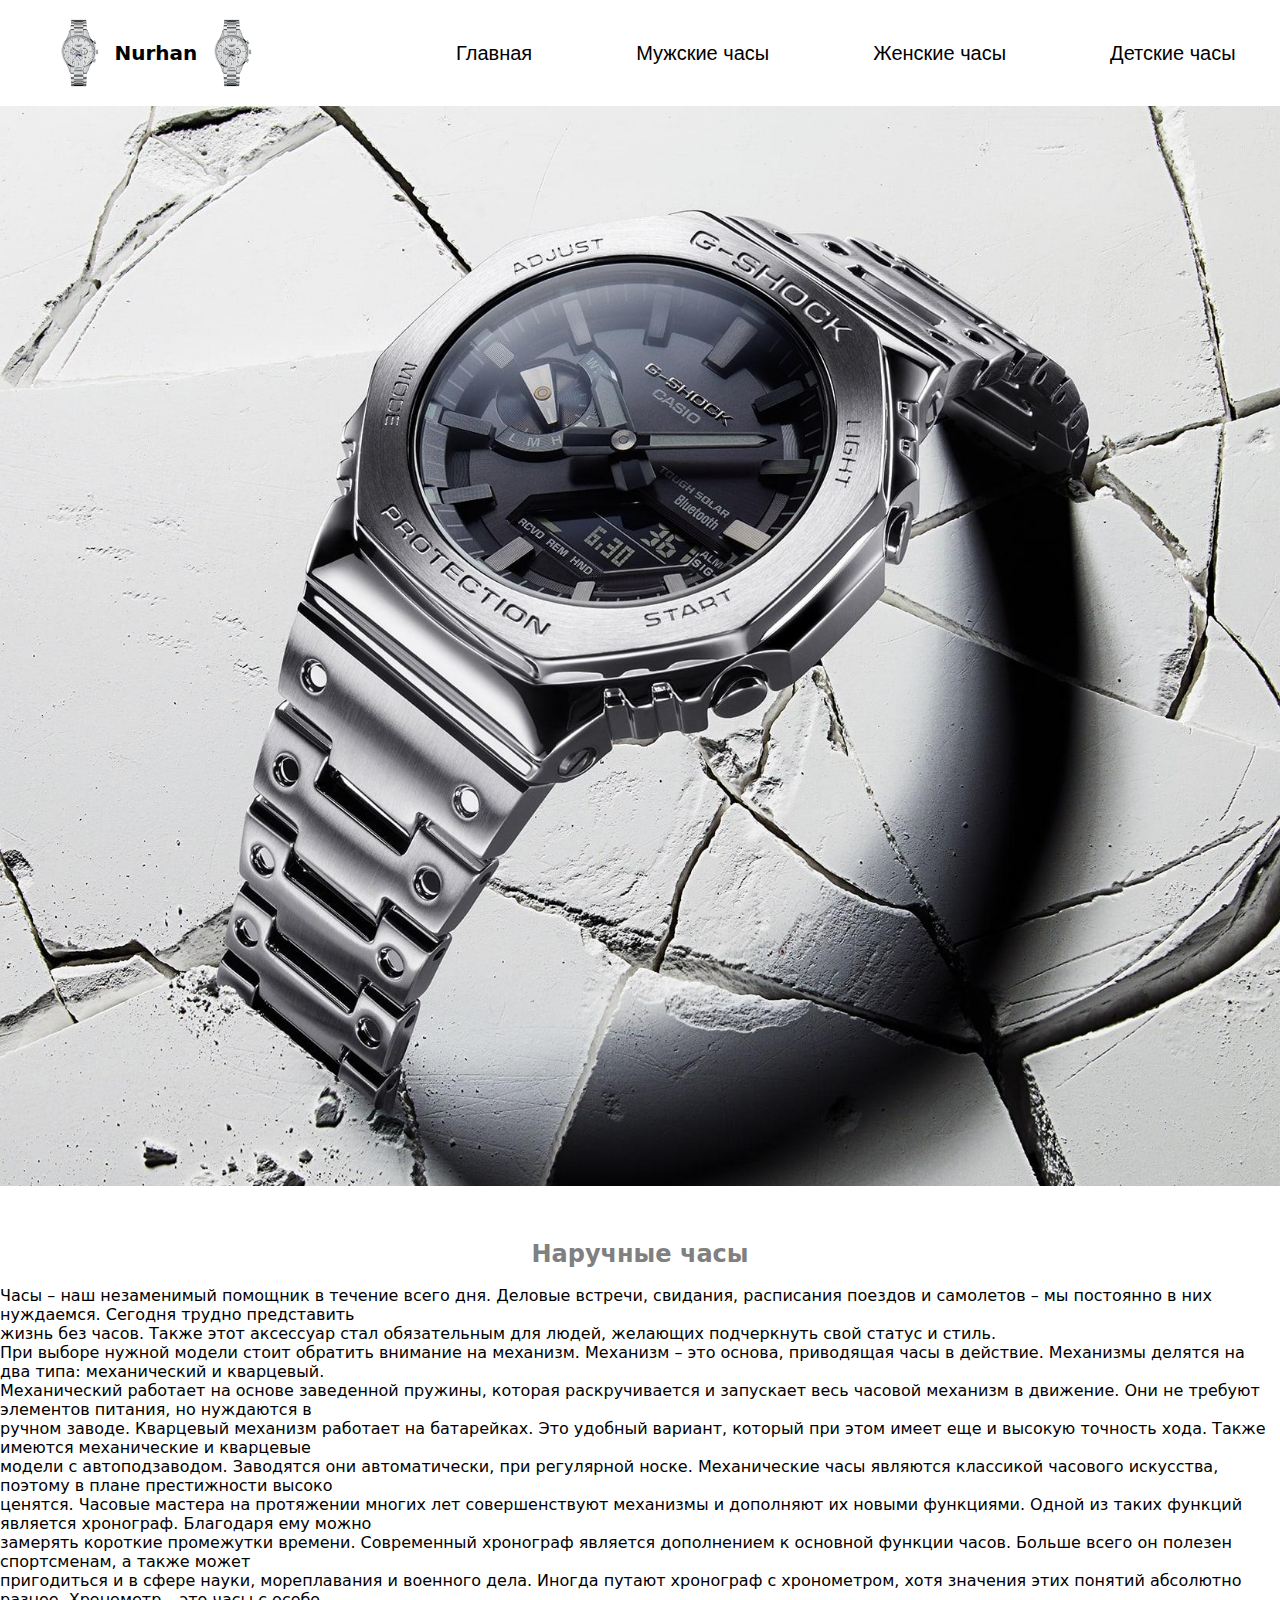
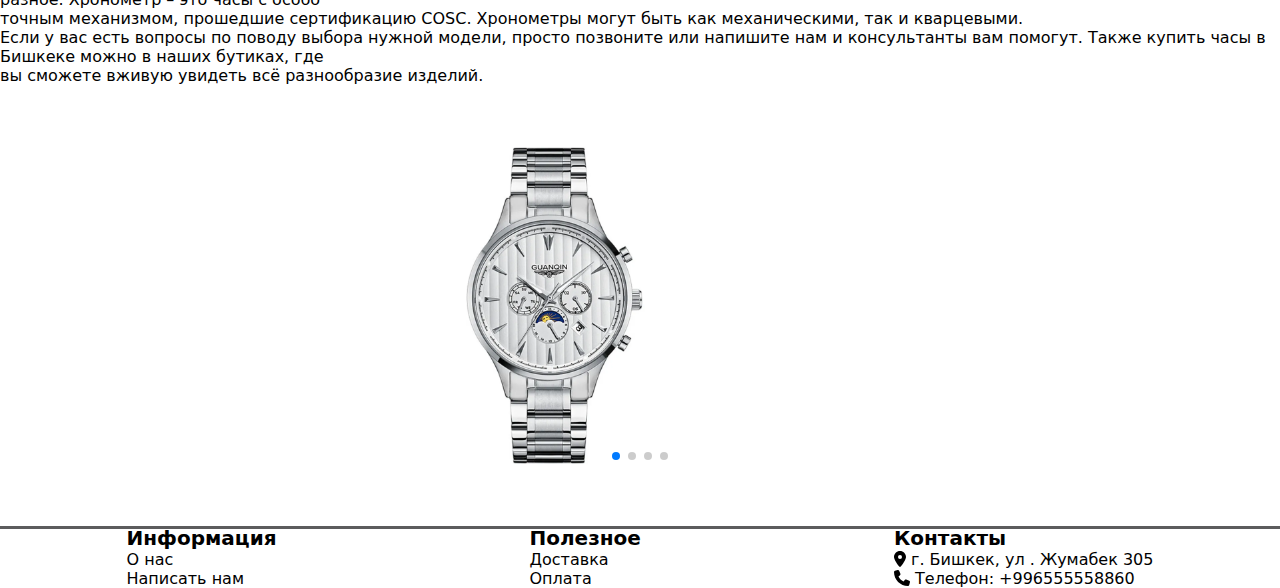
<file: index.html>
<!DOCTYPE html>
<html lang="en">
<head>
    <meta charset="UTF-8">
    <meta name="viewport" content="width=device-width, initial-scale=1.0">
<link rel="stylesheet" href="./style.css">
<link rel="stylesheet" href="https://cdn.jsdelivr.net/npm/swiper@11/swiper-bundle.min.css"/>
    <title>Главная</title>
</head>
<body>
    <header id="shapka"><br>
        <div class="container">
            <div class="shapka">
                <div class="shapka2">
                <img src="./img/img 2.webp" alt="" width="70px" class="img1">
                <h5 class="text1">Nurhan</h5>
                <img src="./img/img 2.webp" alt="" width="70px" class="img2">
                </div>
                <div class="shapka3">
                    <a href="./index.html" class="text2">Главная</a>
                    <a href="./index3.html" class="text2">Мужские часы</a>
                    <a href="./index4.html" class="text2">Женские часы</a>
                    <a href="./index5.html" class="text2">Детские часы</a>
                </div>
            </div>
        </div>
    </header>



<br>
<section id="body">
    <div class="container">
        <div class="body">
        </div>
    </div>
</section>

<br><br><br>

<section id="s1">
    <div class="container">
        <div class="s2">
            <div>
            <h2 class="w1">Наручные часы</h2>
            <br>
            <p class="w2">Часы – наш незаменимый помощник в течение всего дня.  Деловые встречи, свидания, расписания поездов и самолетов – мы постоянно в них нуждаемся. Сегодня трудно представить <br> жизнь без часов. Также этот аксессуар стал обязательным для людей, желающих подчеркнуть свой статус и стиль. <br>
                При выборе нужной модели стоит обратить внимание на механизм. Механизм – это основа, приводящая часы в действие. Механизмы делятся на два типа: механический и кварцевый. <br> Механический работает на основе заведенной пружины, которая раскручивается и запускает весь часовой механизм в движение. Они не требуют элементов питания, но нуждаются в <br> ручном заводе. Кварцевый механизм работает на батарейках. Это удобный вариант, который при этом имеет еще и высокую точность хода. Также имеются механические и кварцевые <br> модели с автоподзаводом. Заводятся они автоматически, при регулярной носке. Механические часы являются классикой часового искусства, поэтому в плане престижности высоко <br> ценятся.
                Часовые мастера на протяжении многих лет совершенствуют механизмы и дополняют их новыми функциями. Одной из таких функций является хронограф. Благодаря ему можно <br> замерять короткие промежутки времени. Современный хронограф является дополнением к основной функции часов. Больше всего он полезен спортсменам, а также может <br>пригодиться и в сфере науки, мореплавания и военного дела. Иногда путают хронограф с хронометром, хотя значения этих понятий абсолютно разное. Хронометр – это часы с особо <br>точным механизмом, прошедшие сертификацию COSC. Хронометры могут быть как механическими, так и кварцевыми. <br>
                Если у вас есть вопросы по поводу выбора нужной модели, просто позвоните или напишите нам и консультанты вам помогут. Также купить часы в Бишкеке можно в наших бутиках, где <br>вы сможете вживую увидеть всё разнообразие изделий.</p> </div>
        </div>
    </div>
</section>
<br><br><br>
<section id="body5">
    <div class="container">
        <div class="body10">
            <div class="swiper mySwiper">
                <div class="swiper-wrapper">
                  <div class="swiper-slide">
                    <img src="./img/img 2.webp" >
                  </div>
                  <div class="swiper-slide">
                    <img src="./img/img4.jpg" >
                  </div>
                  <div class="swiper-slide">
                    <img src="./img/img 3.jpg" >
                  </div>
                  <div class="swiper-slide">
                    <img src="./img/img 5.jpg" >
                  </div>
                </div>
                <div class="swiper-pagination"></div>
              </div>
        </div>
    </div>
</section>

<br><br><br>

<footer id="end">
    <div class="container">
        <div class="end">
            <div>
                <h5 class="w3">Информация</h5>
                <a href="./index0.html" class="w4">О нас</a>
                <br>
                <a  href="https://wa.me/996555558860" class="w4">Написать нам</a>
            </div>
            <div>
                <h5 class="w3">Полезное</h5>
                <a href="./index1.html" class="w4">Доставка</a>
                <br>
                <a  href="./index2.html" class="w4">Оплата</a>

            </div>
            <div>
                <h5 class="w3">Контакты</h5>
                <a href="" class="w4">  <i class="fa-solid fa-location-dot"></i>  г. Бишкек, ул . Жумабек 305</a>
                <br>
                <a  href="" class="w4"> <i class="fa-solid fa-phone"></i>  Телефон: +996555558860 </a>
            </div>
        </div>
    </div>
</footer>
























<script src="https://cdn.jsdelivr.net/npm/swiper@11/swiper-bundle.min.js"></script>
<script src="./js/script.js"></script>
<script src="./js/all.min.js"></script>
</body>
</html>
</file>
<file: style.css>
*{
    margin: 0;
    padding: 0;
}

.text1{
    font-family: system-ui, -apple-system, BlinkMacSystemFont, 'Segoe UI', Roboto, Oxygen, Ubuntu, Cantarell, 'Open Sans', 'Helvetica Neue', sans-serif;
    font-size: 20px;
    animation: text 3s alternate;
}

.shapka2{
    display: flex;
    align-items: center;
}

.shapka{
    display: flex;
    justify-content: space-around;
    align-items: center;
}

.text2{
    font-family: 'Gill Sans', 'Gill Sans MT', Calibri, 'Trebuchet MS', sans-serif;
    text-decoration: none;
    color: black;
    font-size: 20px;
    margin-left: 100px;
}

.img1{
    animation: vip 4s alternate;
}

@keyframes vip {
    0%{
        transform: translateY(-500px);
        opacity: 0;
    }

25%{
    opacity: 0.2;
}

50%{
    opacity: 0.5;
}

75%{
    opacity: 0.7;
}

100%{
    transform: translateY(0);
    opacity: 1;
}

}

.img2{
    animation: vip2 2s alternate;
}

@keyframes vip2 {
    0%{
        transform: translateY(-500px);
        opacity: 0;
    }

25%{
    opacity: 0.2;
}

50%{
    opacity: 0.5;
}

75%{
    opacity: 0.7;
}

100%{
    transform: translateY(0);
    opacity: 1;
}

}

@keyframes text {
    0%{
        transform: translateX(-500px);
        opacity: 0;
    }

25%{
    opacity: 0.2;
}

50%{
    opacity: 0.5;
}

75%{
    opacity: 0.7;
}

100%{
    transform: translateX(0);
    opacity: 1;
}
}











.body{
background: url(./img/img11.jpeg) no-repeat center/cover;
min-width: 130vh;
min-height: 120vh;
}


















.w1{
    font-family: system-ui, -apple-system, BlinkMacSystemFont, 'Segoe UI', Roboto, Oxygen, Ubuntu, Cantarell, 'Open Sans', 'Helvetica Neue', sans-serif;
    color: gray;
    text-align: center;
  }
  
  .w2{
    font-family: system-ui, -apple-system, BlinkMacSystemFont, 'Segoe UI', Roboto, Oxygen, Ubuntu, Cantarell, 'Open Sans', 'Helvetica Neue', sans-serif;
  }
  
  .s2{
    display: flex;
    justify-content: space-around;
    align-items: center;
  }













  .swiper {
 width: 40%;
  }
  .swiper-slide {
    background-position: center;
    background-size: cover;
  }
  .swiper-slide img {
    display: block;
    width: 65%;
  }









  .w3{
    font-size: 20px;
    font-family: system-ui, -apple-system, BlinkMacSystemFont, 'Segoe UI', Roboto, Oxygen, Ubuntu, Cantarell, 'Open Sans', 'Helvetica Neue', sans-serif;
  
  }
  
  .w4{
    text-decoration: none;
    color: rgb(0, 0, 0);
    font-size: 16px;
    font-family: system-ui, -apple-system, BlinkMacSystemFont, 'Segoe UI', Roboto, Oxygen, Ubuntu, Cantarell, 'Open Sans', 'Helvetica Neue', sans-serif;
  }
  
  .end{
    display: flex;
    justify-content: space-around;
    align-items: center;
  }
  
  #end{
    height: 3px;
  background: rgb(92, 92, 93);
  }
</file>
